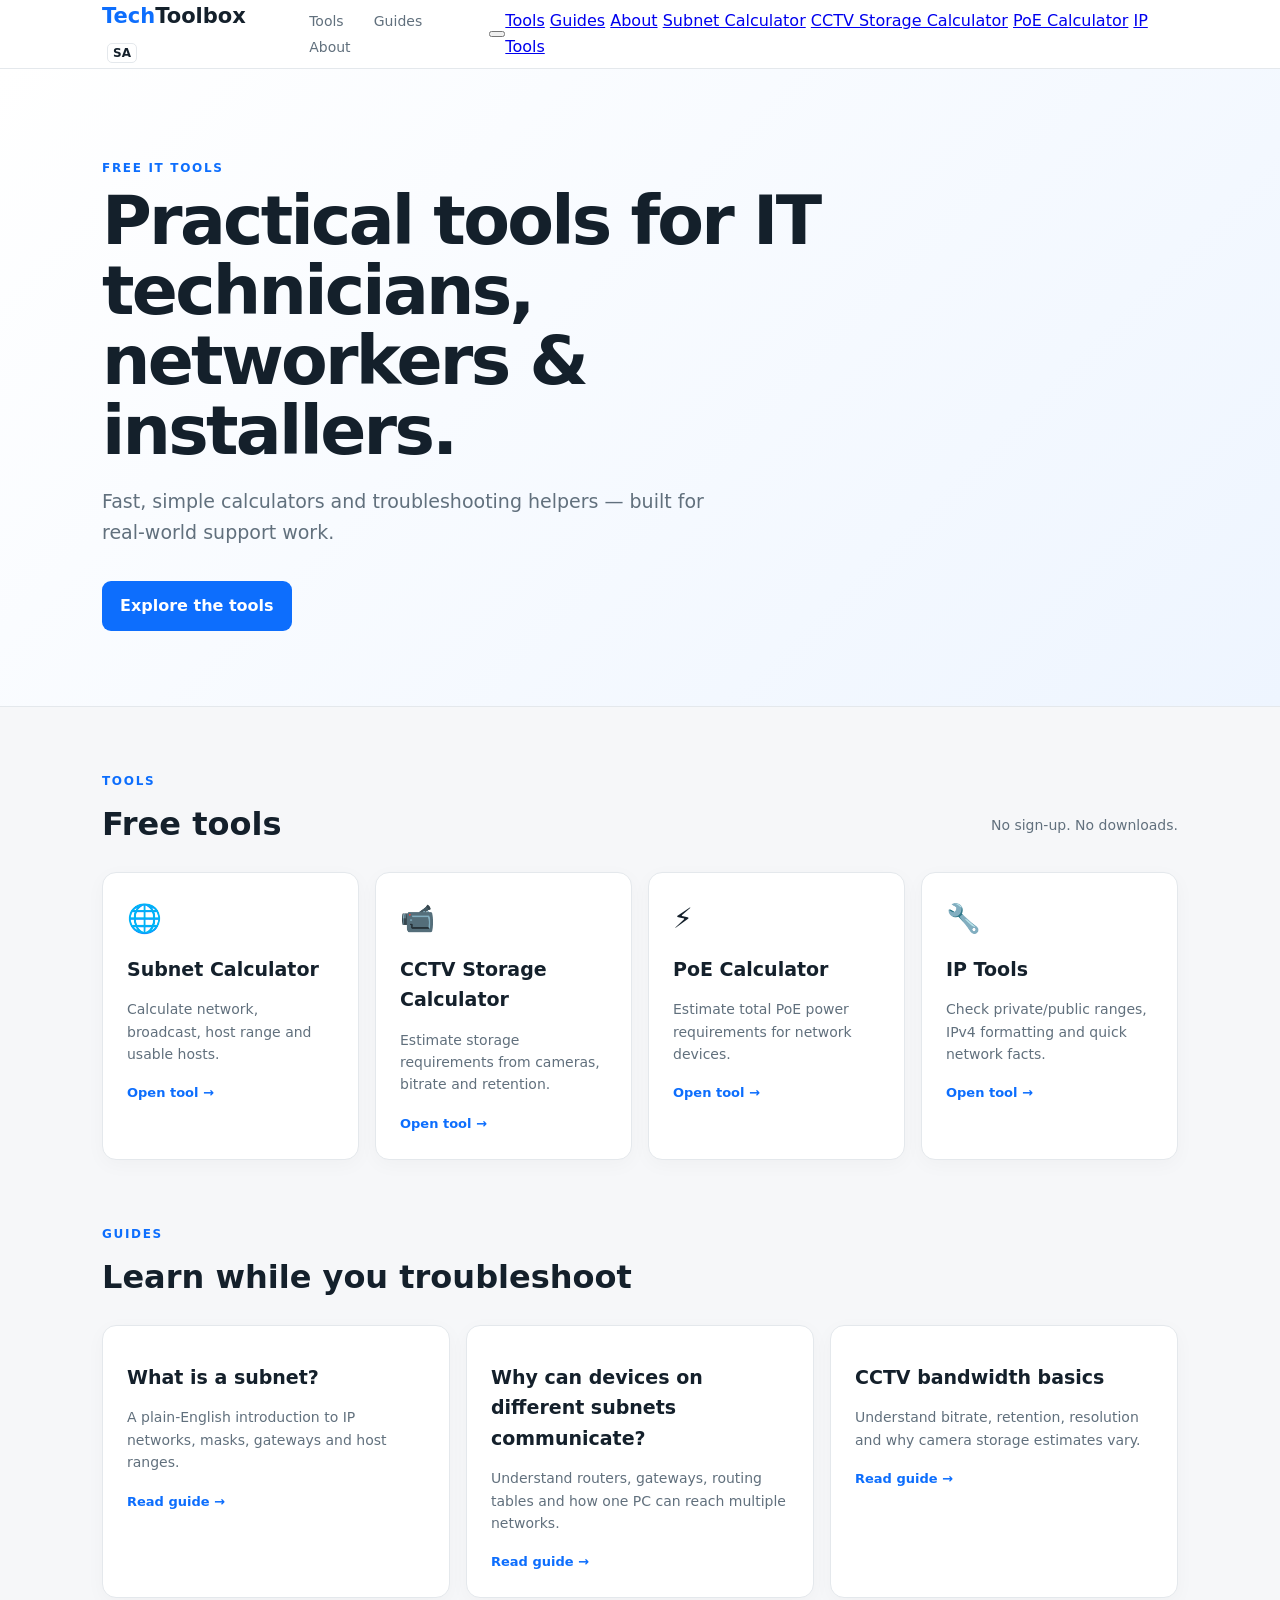
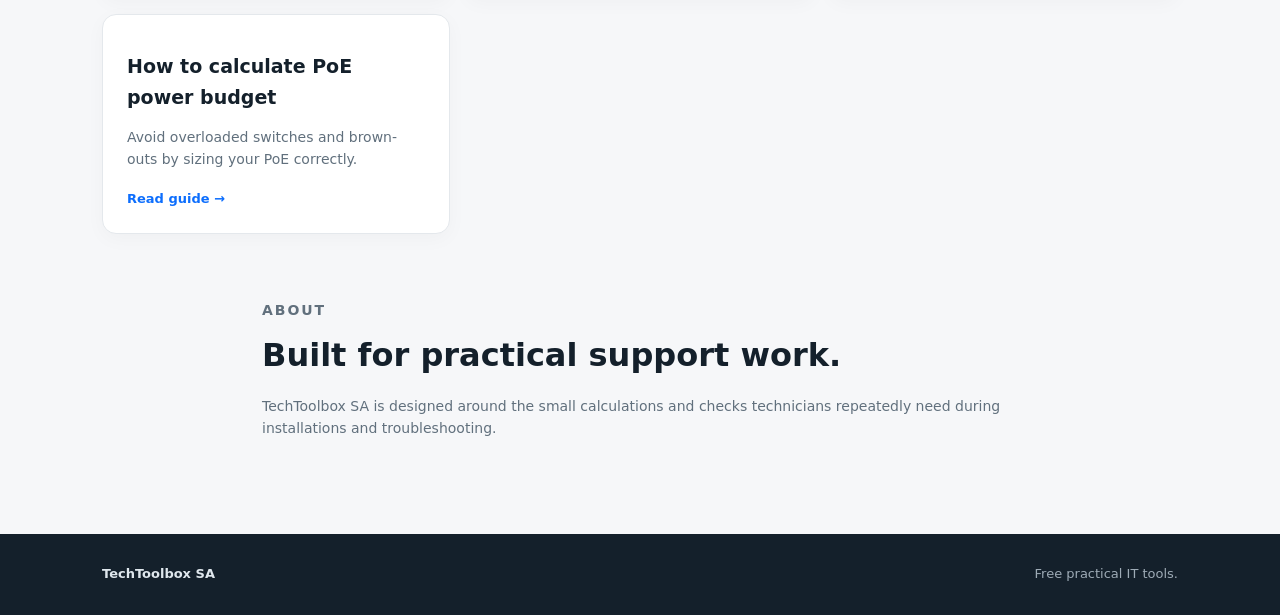
<file: index.html>
<!DOCTYPE html>
<html lang="en-ZA">
<head>
  <meta charset="utf-8">
  <meta name="viewport" content="width=device-width, initial-scale=1">
  <title>TechToolbox SA — Free IT & Network Tools</title>
  <meta name="description" content="Free practical IT, networking, CCTV and technician tools. Calculate subnets, PoE, CCTV storage and more.">
  <meta name="keywords" content="subnet calculator, IP calculator, CCTV storage calculator, PoE calculator, networking tools, IT tools South Africa">

  <!-- Canonical -->
  <link rel="canonical" href="https://dapinkeye.github.io/TechToolbox-SA/" />

  <!-- Open Graph -->
  <meta property="og:type" content="website" />
  <meta property="og:url" content="https://dapinkeye.github.io/TechToolbox-SA/" />
  <meta property="og:title" content="TechToolbox SA – Free Networking & CCTV Tools" />
  <meta property="og:description" content="Free online tools for network technicians and CCTV installers in South Africa. Subnet calculator, CCTV storage calculator, PoE calculator and more." />
  <meta property="og:site_name" content="TechToolbox SA" />
  <meta property="og:locale" content="en_ZA" />

  <!-- Twitter Card -->
  <meta name="twitter:card" content="summary" />
  <meta name="twitter:title" content="TechToolbox SA – Free Networking & CCTV Tools" />
  <meta name="twitter:description" content="Free online tools for network technicians and CCTV installers in South Africa." />

  <link rel="stylesheet" href="style.css">
</head>
<body>
<header>
  <div class="wrap nav">
    <a class="brand" href="index.html"><span>Tech</span>Toolbox <b>SA</b></a>

    <!-- Desktop links -->
    <nav class="nav-links">
      <a href="#tools">Tools</a>
      <a href="#guides">Guides</a>
      <a href="#about">About</a>
    </nav>

    <!-- Mobile hamburger -->
    <button class="menu-toggle" id="menuToggle" aria-label="Open menu">
      <span></span>
      <span></span>
      <span></span>
    </button>

    <!-- Mobile menu -->
    <div class="mobile-menu" id="mobileMenu">
      <a href="#tools">Tools</a>
      <a href="#guides">Guides</a>
      <a href="#about">About</a>
      <a href="subnet-calculator.html">Subnet Calculator</a>
      <a href="cctv-storage-calculator.html">CCTV Storage Calculator</a>
      <a href="poe-calculator.html">PoE Calculator</a>
      <a href="ip-tools.html">IP Tools</a>
    </div>
  </div>
</header>

<main>
<section class="hero">
  <div class="wrap">
    <p class="eyebrow">FREE IT TOOLS</p>
    <h1>Practical tools for IT technicians, networkers &amp; installers.</h1>
    <p class="lead">Fast, simple calculators and troubleshooting helpers — built for real-world support work.</p>
    <a class="button" href="#tools">Explore the tools</a>
  </div>
</section>

<section id="tools" class="wrap section">
  <div class="section-head">
    <div><p class="eyebrow">TOOLS</p><h2>Free tools</h2></div>
    <p>No sign-up. No downloads.</p>
  </div>
  <div class="grid">
    <a class="card" href="subnet-calculator.html"><span class="icon">🌐</span><h3>Subnet Calculator</h3><p>Calculate network, broadcast, host range and usable hosts.</p><span class="go">Open tool →</span></a>
    <a class="card" href="cctv-storage-calculator.html"><span class="icon">📹</span><h3>CCTV Storage Calculator</h3><p>Estimate storage requirements from cameras, bitrate and retention.</p><span class="go">Open tool →</span></a>
    <a class="card" href="poe-calculator.html"><span class="icon">⚡</span><h3>PoE Calculator</h3><p>Estimate total PoE power requirements for network devices.</p><span class="go">Open tool →</span></a>
    <a class="card" href="ip-tools.html"><span class="icon">🔧</span><h3>IP Tools</h3><p>Check private/public ranges, IPv4 formatting and quick network facts.</p><span class="go">Open tool →</span></a>
  </div>
</section>

<section id="guides" class="wrap section">
  <div class="section-head">
    <div><p class="eyebrow">GUIDES</p><h2>Learn while you troubleshoot</h2></div>
  </div>
  <div class="guide-grid">
    <a class="guide" href="guide-what-is-a-subnet.html">
      <h3>What is a subnet?</h3>
      <p>A plain-English introduction to IP networks, masks, gateways and host ranges.</p>
      <span class="go">Read guide →</span>
    </a>
    <a class="guide" href="guide-different-subnets.html">
      <h3>Why can devices on different subnets communicate?</h3>
      <p>Understand routers, gateways, routing tables and how one PC can reach multiple networks.</p>
      <span class="go">Read guide →</span>
    </a>
    <a class="guide" href="guide-cctv-bandwidth.html">
      <h3>CCTV bandwidth basics</h3>
      <p>Understand bitrate, retention, resolution and why camera storage estimates vary.</p>
      <span class="go">Read guide →</span>
    </a>
    <a class="guide" href="guide-poe-power-budget.html">
      <h3>How to calculate PoE power budget</h3>
      <p>Avoid overloaded switches and brown-outs by sizing your PoE correctly.</p>
      <span class="go">Read guide →</span>
    </a>
  </div>
</section>

<section id="about" class="wrap section about">
  <p class="eyebrow">ABOUT</p>
  <h2>Built for practical support work.</h2>
  <p>TechToolbox SA is designed around the small calculations and checks technicians repeatedly need during installations and troubleshooting.</p>
</section>
</main>

<footer>
  <div class="wrap">
    <strong>TechToolbox SA</strong>
    <span>Free practical IT tools.</span>
  </div>
</footer>

<script>
  const toggle = document.getElementById('menuToggle');
  const menu = document.getElementById('mobileMenu');

  toggle.addEventListener('click', () => {
    toggle.classList.toggle('active');
    menu.classList.toggle('open');
  });

  // Close menu when a link is clicked
  menu.querySelectorAll('a').forEach(link => {
    link.addEventListener('click', () => {
      toggle.classList.remove('active');
      menu.classList.remove('open');
    });
  });
</script>
</body>
</html>
</file>
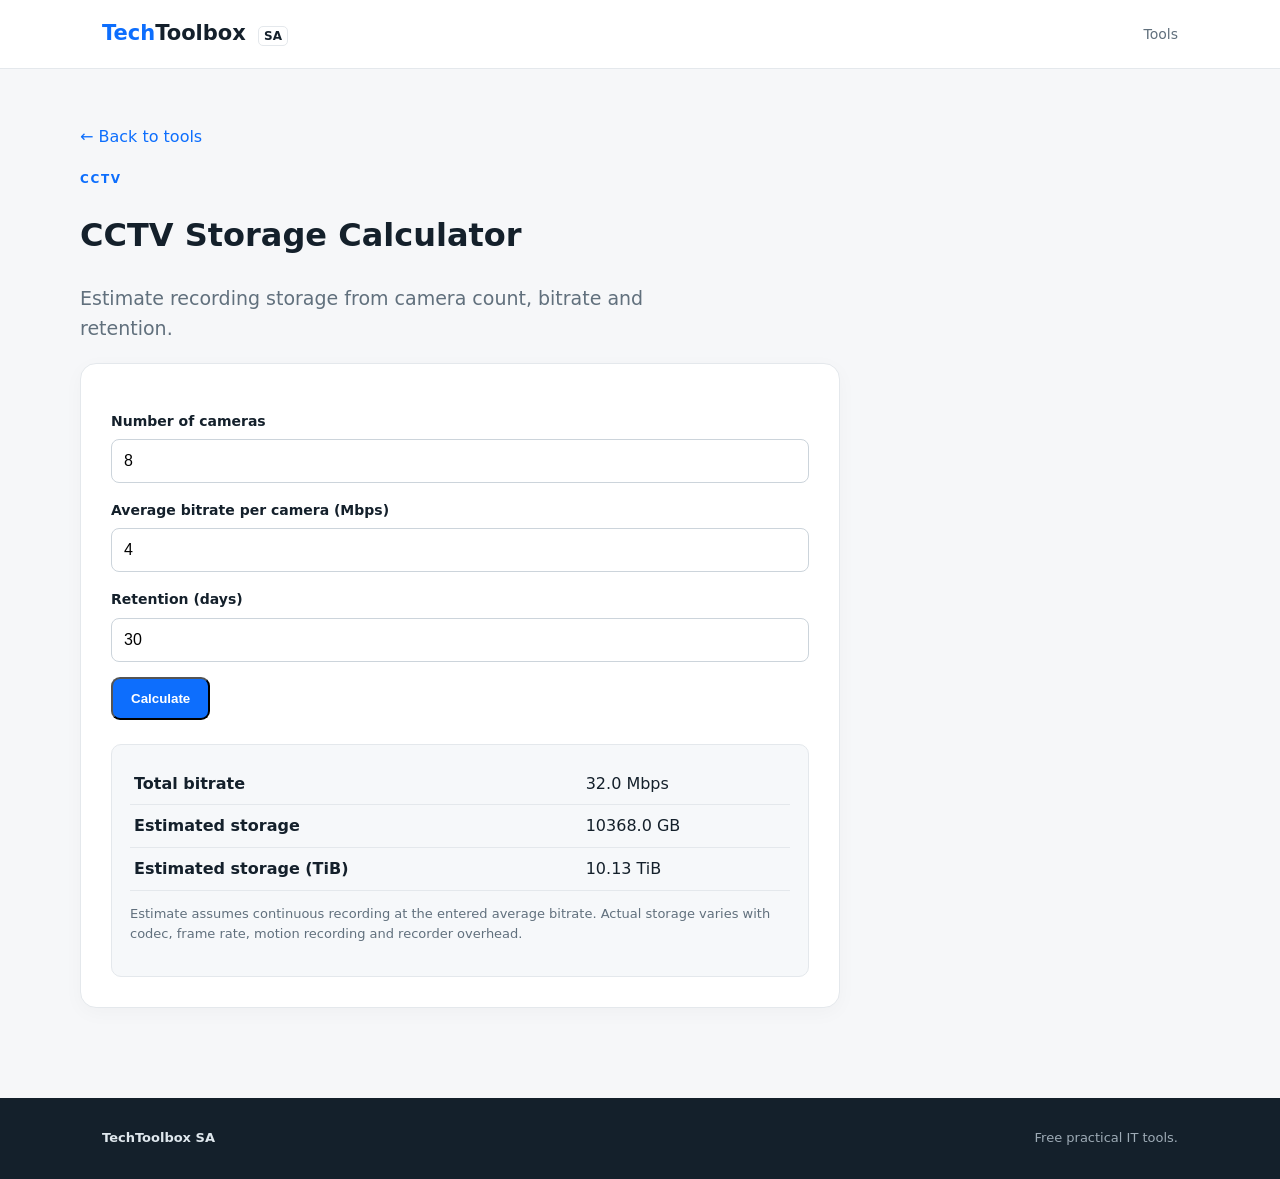
<file: cctv-storage-calculator.html>
<!DOCTYPE html>
<html lang="en-ZA">
<head>
  <meta charset="utf-8">
  <meta name="viewport" content="width=device-width, initial-scale=1">
  <title>CCTV Storage Calculator — TechToolbox SA</title>
  <meta name="description" content="Estimate CCTV recording storage from camera count, bitrate and retention days.">

  <!-- Canonical -->
  <link rel="canonical" href="https://dapinkeye.github.io/TechToolbox-SA/cctv-storage-calculator.html" />

  <!-- Open Graph -->
  <meta property="og:type" content="website" />
  <meta property="og:url" content="https://dapinkeye.github.io/TechToolbox-SA/cctv-storage-calculator.html" />
  <meta property="og:title" content="CCTV Storage Calculator – TechToolbox SA" />
  <meta property="og:description" content="Calculate how much hard drive space you need for your CCTV system. Supports multiple cameras, resolutions and retention periods." />
  <meta property="og:site_name" content="TechToolbox SA" />
  <meta property="og:locale" content="en_ZA" />

  <!-- Twitter Card -->
  <meta name="twitter:card" content="summary" />
  <meta name="twitter:title" content="CCTV Storage Calculator – TechToolbox SA" />
  <meta name="twitter:description" content="Free CCTV hard drive storage calculator for installers." />

  <link rel="stylesheet" href="style.css">
</head>
<body>
<header>
  <div class="wrap nav">
    <a class="brand" href="index.html"><span>Tech</span>Toolbox <b>SA</b></a>
    <nav><a href="index.html#tools">Tools</a></nav>
  </div>
</header>
<main class="wrap tool-page">
  <a class="back" href="index.html">← Back to tools</a>
  <p class="eyebrow">CCTV</p>
  <h1>CCTV Storage Calculator</h1>
  <p class="lead">Estimate recording storage from camera count, bitrate and retention.</p>
  <div class="tool-shell">
    <label>Number of cameras</label>
    <input id="cams" type="number" min="1" value="8">
    <label>Average bitrate per camera (Mbps)</label>
    <input id="mbps" type="number" min=".1" step=".1" value="4">
    <label>Retention (days)</label>
    <input id="days" type="number" min="1" value="30">
    <button class="button" id="calc">Calculate</button>
    <div id="result" class="result" style="display: none;"></div>
  </div>
</main>
<footer>
  <div class="wrap"><strong>TechToolbox SA</strong><span>Free practical IT tools.</span></div>
</footer>
<script>
function calc(){
  let c=+cams.value,b=+mbps.value,d=+days.value;
  let gb=c*b*86400*d/8/1000;
  let tib=gb/1024;
  result.style.display='block';
  result.innerHTML='<table><tr><td>Total bitrate</td><td>'+(c*b).toFixed(1)+' Mbps</td></tr><tr><td>Estimated storage</td><td>'+gb.toFixed(1)+' GB</td></tr><tr><td>Estimated storage (TiB)</td><td>'+tib.toFixed(2)+' TiB</td></tr></table><p style="font-size:13px;color:#61707d">Estimate assumes continuous recording at the entered average bitrate. Actual storage varies with codec, frame rate, motion recording and recorder overhead.</p>';
}
document.getElementById('calc').onclick=calc;
calc();
</script>
</body>
</html>
</file>
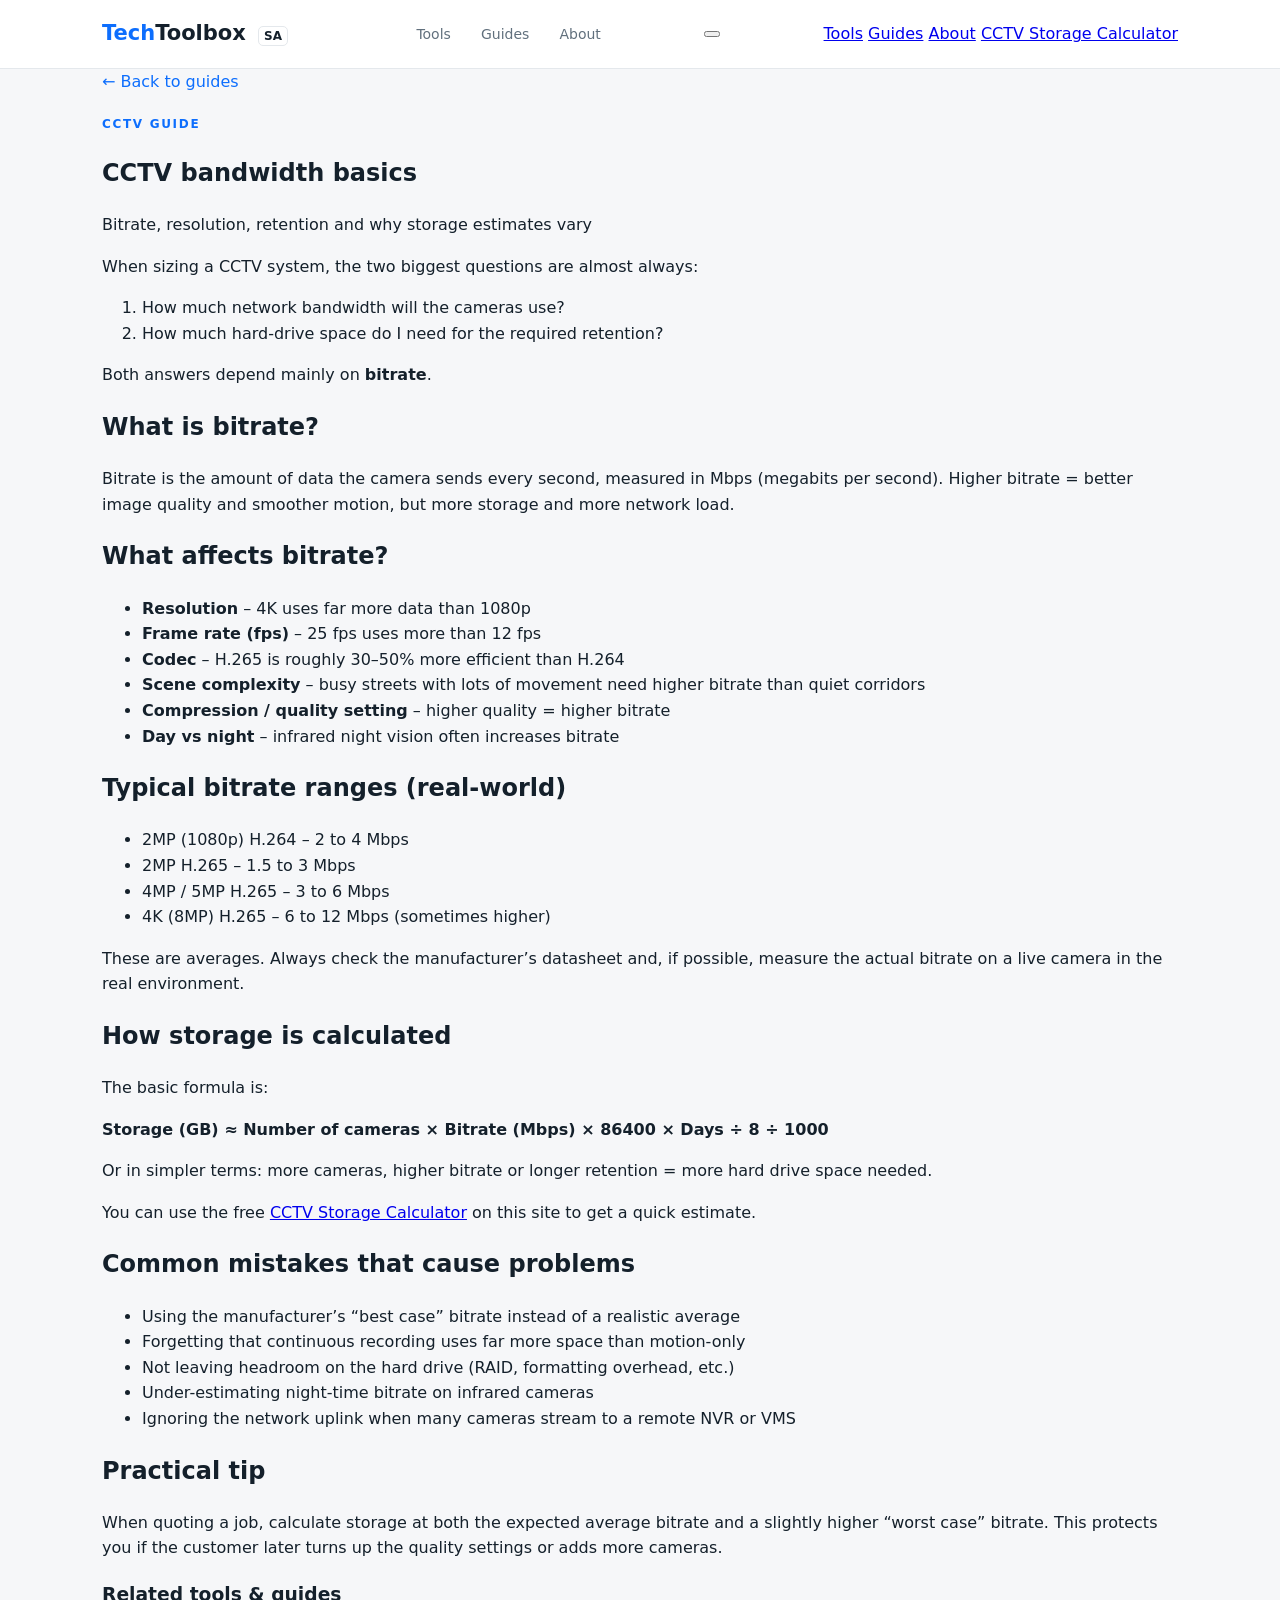
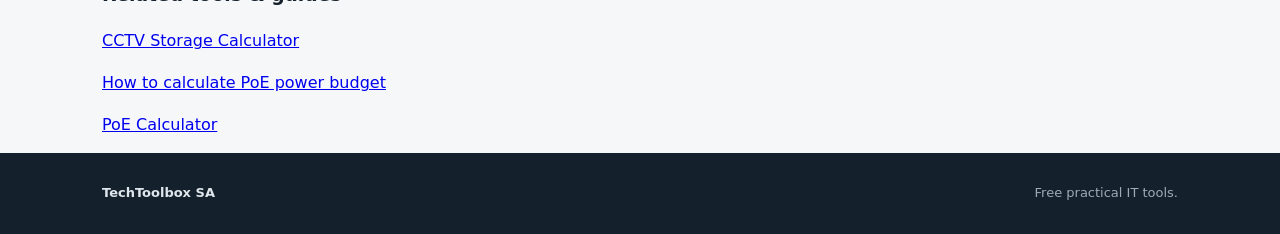
<file: guide-cctv-bandwidth.html>
<!DOCTYPE html>
<html lang="en-ZA">
<head>
  <meta charset="utf-8">
  <meta name="viewport" content="width=device-width, initial-scale=1">
  <title>CCTV Bandwidth Basics — Bitrate, Retention & Storage — TechToolbox SA</title>
  <meta name="description" content="Understand CCTV bitrate, resolution, retention and how they affect hard drive storage requirements.">

  <link rel="canonical" href="https://dapinkeye.github.io/TechToolbox-SA/guide-cctv-bandwidth.html" />

  <meta property="og:type" content="article" />
  <meta property="og:url" content="https://dapinkeye.github.io/TechToolbox-SA/guide-cctv-bandwidth.html" />
  <meta property="og:title" content="CCTV Bandwidth Basics — Bitrate, Retention & Storage" />
  <meta property="og:description" content="Understand CCTV bitrate, resolution, retention and how they affect hard drive storage requirements." />
  <meta property="og:site_name" content="TechToolbox SA" />
  <meta property="og:locale" content="en_ZA" />

  <link rel="stylesheet" href="style.css">
</head>
<body>
<header>
  <div class="wrap nav">
    <a class="brand" href="index.html"><span>Tech</span>Toolbox <b>SA</b></a>
    <nav class="nav-links">
      <a href="index.html#tools">Tools</a>
      <a href="index.html#guides">Guides</a>
      <a href="index.html#about">About</a>
    </nav>
    <button class="menu-toggle" id="menuToggle" aria-label="Open menu">
      <span></span><span></span><span></span>
    </button>
    <div class="mobile-menu" id="mobileMenu">
      <a href="index.html#tools">Tools</a>
      <a href="index.html#guides">Guides</a>
      <a href="index.html#about">About</a>
      <a href="cctv-storage-calculator.html">CCTV Storage Calculator</a>
    </div>
  </div>
</header>

<main class="wrap article-page">
  <a class="back" href="index.html#guides">← Back to guides</a>

  <article class="article">
    <p class="eyebrow">CCTV GUIDE</p>
    <h1>CCTV bandwidth basics</h1>
    <p class="meta">Bitrate, resolution, retention and why storage estimates vary</p>

    <p>When sizing a CCTV system, the two biggest questions are almost always:</p>
    <ol>
      <li>How much network bandwidth will the cameras use?</li>
      <li>How much hard-drive space do I need for the required retention?</li>
    </ol>

    <p>Both answers depend mainly on <strong>bitrate</strong>.</p>

    <h2>What is bitrate?</h2>
    <p>Bitrate is the amount of data the camera sends every second, measured in Mbps (megabits per second). Higher bitrate = better image quality and smoother motion, but more storage and more network load.</p>

    <h2>What affects bitrate?</h2>
    <ul>
      <li><strong>Resolution</strong> – 4K uses far more data than 1080p</li>
      <li><strong>Frame rate (fps)</strong> – 25 fps uses more than 12 fps</li>
      <li><strong>Codec</strong> – H.265 is roughly 30–50% more efficient than H.264</li>
      <li><strong>Scene complexity</strong> – busy streets with lots of movement need higher bitrate than quiet corridors</li>
      <li><strong>Compression / quality setting</strong> – higher quality = higher bitrate</li>
      <li><strong>Day vs night</strong> – infrared night vision often increases bitrate</li>
    </ul>

    <h2>Typical bitrate ranges (real-world)</h2>
    <ul>
      <li>2MP (1080p) H.264 – 2 to 4 Mbps</li>
      <li>2MP H.265 – 1.5 to 3 Mbps</li>
      <li>4MP / 5MP H.265 – 3 to 6 Mbps</li>
      <li>4K (8MP) H.265 – 6 to 12 Mbps (sometimes higher)</li>
    </ul>

    <div class="callout">
      These are averages. Always check the manufacturer’s datasheet and, if possible, measure the actual bitrate on a live camera in the real environment.
    </div>

    <h2>How storage is calculated</h2>
    <p>The basic formula is:</p>
    <p><strong>Storage (GB) ≈ Number of cameras × Bitrate (Mbps) × 86400 × Days ÷ 8 ÷ 1000</strong></p>

    <p>Or in simpler terms: more cameras, higher bitrate or longer retention = more hard drive space needed.</p>

    <p>You can use the free <a href="cctv-storage-calculator.html">CCTV Storage Calculator</a> on this site to get a quick estimate.</p>

    <h2>Common mistakes that cause problems</h2>
    <ul>
      <li>Using the manufacturer’s “best case” bitrate instead of a realistic average</li>
      <li>Forgetting that continuous recording uses far more space than motion-only</li>
      <li>Not leaving headroom on the hard drive (RAID, formatting overhead, etc.)</li>
      <li>Under-estimating night-time bitrate on infrared cameras</li>
      <li>Ignoring the network uplink when many cameras stream to a remote NVR or VMS</li>
    </ul>

    <h2>Practical tip</h2>
    <p>When quoting a job, calculate storage at both the expected average bitrate and a slightly higher “worst case” bitrate. This protects you if the customer later turns up the quality settings or adds more cameras.</p>

    <div class="related">
      <h3>Related tools &amp; guides</h3>
      <p><a href="cctv-storage-calculator.html">CCTV Storage Calculator</a></p>
      <p><a href="guide-poe-power-budget.html">How to calculate PoE power budget</a></p>
      <p><a href="poe-calculator.html">PoE Calculator</a></p>
    </div>
  </article>
</main>

<footer>
  <div class="wrap">
    <strong>TechToolbox SA</strong>
    <span>Free practical IT tools.</span>
  </div>
</footer>

<script>
  const toggle = document.getElementById('menuToggle');
  const menu = document.getElementById('mobileMenu');
  if (toggle && menu) {
    toggle.addEventListener('click', () => {
      toggle.classList.toggle('active');
      menu.classList.toggle('open');
    });
    menu.querySelectorAll('a').forEach(link => {
      link.addEventListener('click', () => {
        toggle.classList.remove('active');
        menu.classList.remove('open');
      });
    });
  }
</script>
</body>
</html>
</file>
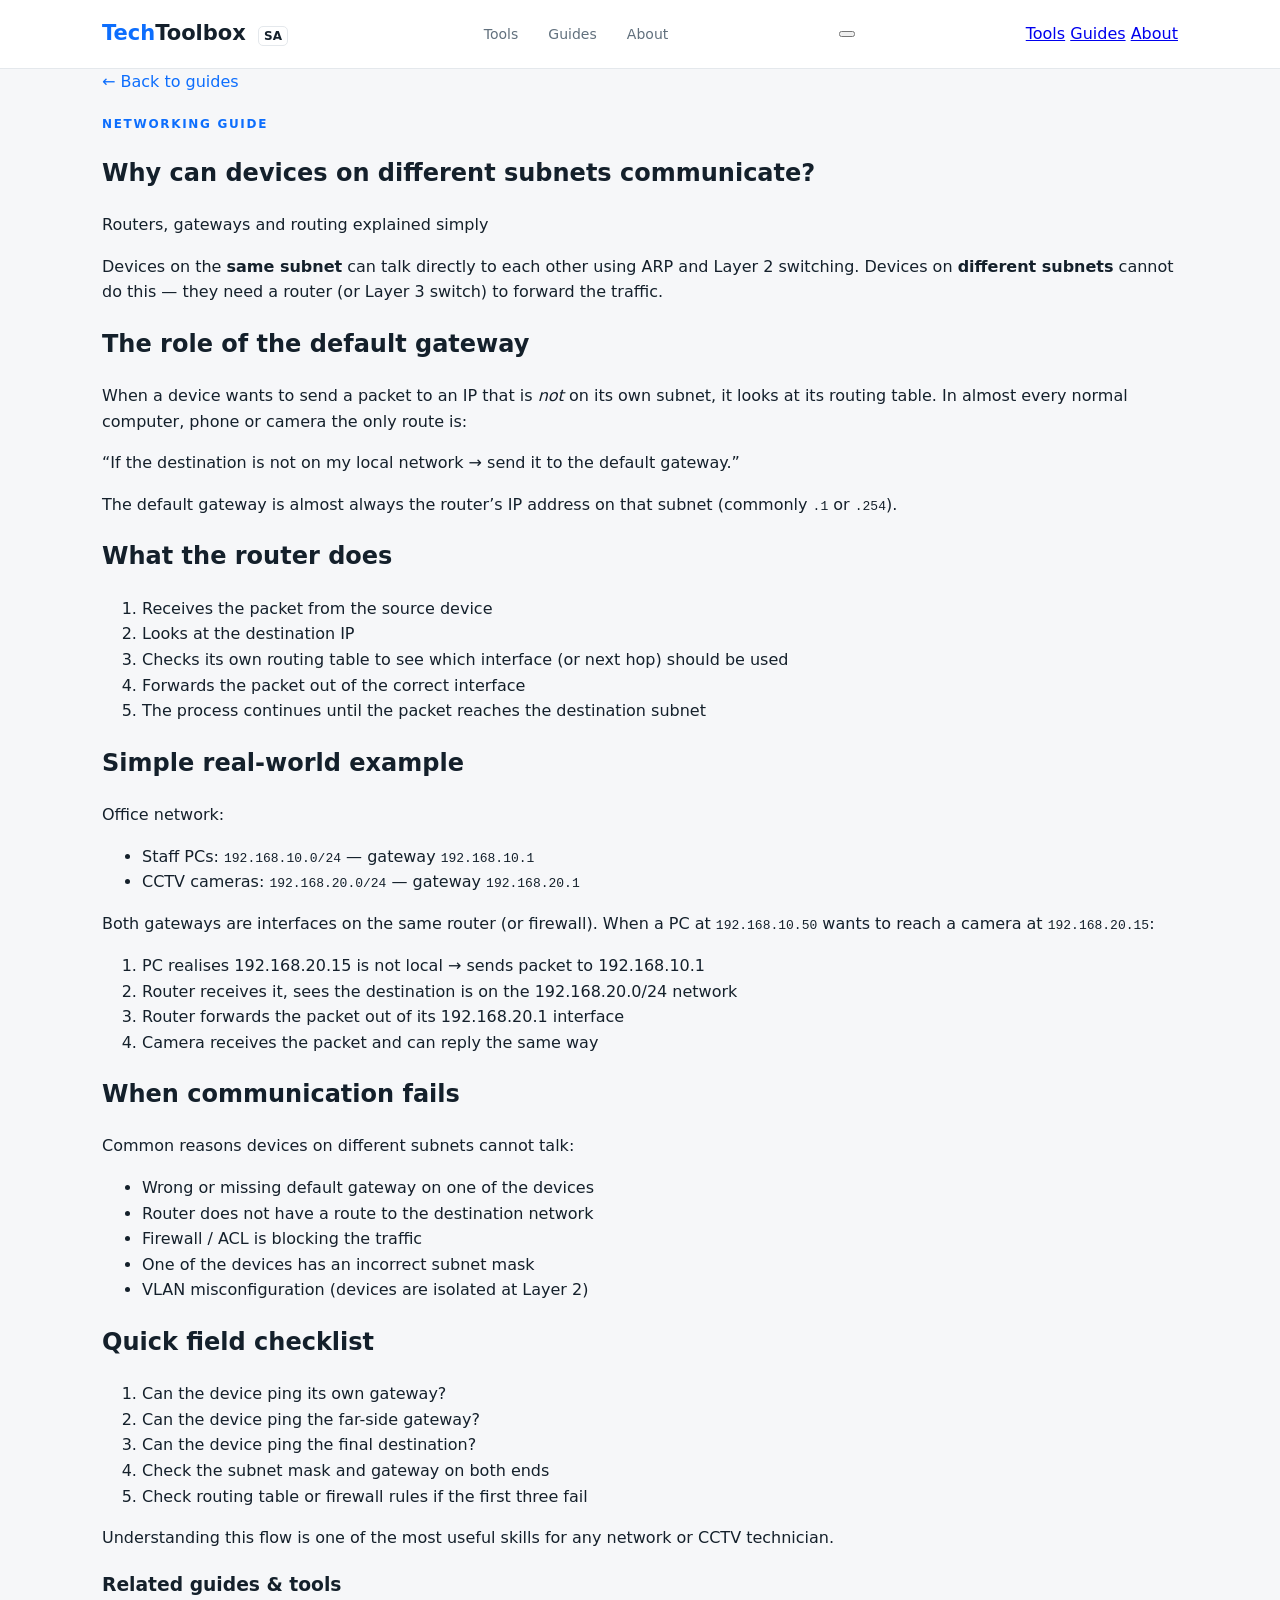
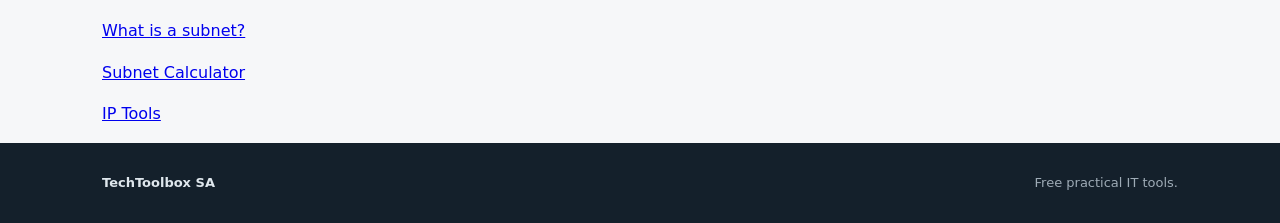
<file: guide-different-subnets.html>
<!DOCTYPE html>
<html lang="en-ZA">
<head>
  <meta charset="utf-8">
  <meta name="viewport" content="width=device-width, initial-scale=1">
  <title>Why Devices on Different Subnets Can Communicate — TechToolbox SA</title>
  <meta name="description" content="Understand how routers, gateways and routing tables allow devices on different subnets to talk to each other.">

  <link rel="canonical" href="https://dapinkeye.github.io/TechToolbox-SA/guide-different-subnets.html" />

  <meta property="og:type" content="article" />
  <meta property="og:url" content="https://dapinkeye.github.io/TechToolbox-SA/guide-different-subnets.html" />
  <meta property="og:title" content="Why Devices on Different Subnets Can Communicate" />
  <meta property="og:description" content="Understand how routers, gateways and routing tables allow devices on different subnets to talk to each other." />
  <meta property="og:site_name" content="TechToolbox SA" />
  <meta property="og:locale" content="en_ZA" />

  <link rel="stylesheet" href="style.css">
</head>
<body>
<header>
  <div class="wrap nav">
    <a class="brand" href="index.html"><span>Tech</span>Toolbox <b>SA</b></a>
    <nav class="nav-links">
      <a href="index.html#tools">Tools</a>
      <a href="index.html#guides">Guides</a>
      <a href="index.html#about">About</a>
    </nav>
    <button class="menu-toggle" id="menuToggle" aria-label="Open menu">
      <span></span><span></span><span></span>
    </button>
    <div class="mobile-menu" id="mobileMenu">
      <a href="index.html#tools">Tools</a>
      <a href="index.html#guides">Guides</a>
      <a href="index.html#about">About</a>
    </div>
  </div>
</header>

<main class="wrap article-page">
  <a class="back" href="index.html#guides">← Back to guides</a>

  <article class="article">
    <p class="eyebrow">NETWORKING GUIDE</p>
    <h1>Why can devices on different subnets communicate?</h1>
    <p class="meta">Routers, gateways and routing explained simply</p>

    <p>Devices on the <strong>same subnet</strong> can talk directly to each other using ARP and Layer 2 switching. Devices on <strong>different subnets</strong> cannot do this — they need a router (or Layer 3 switch) to forward the traffic.</p>

    <h2>The role of the default gateway</h2>
    <p>When a device wants to send a packet to an IP that is <em>not</em> on its own subnet, it looks at its routing table. In almost every normal computer, phone or camera the only route is:</p>

    <div class="callout">
      “If the destination is not on my local network → send it to the default gateway.”
    </div>

    <p>The default gateway is almost always the router’s IP address on that subnet (commonly <code>.1</code> or <code>.254</code>).</p>

    <h2>What the router does</h2>
    <ol>
      <li>Receives the packet from the source device</li>
      <li>Looks at the destination IP</li>
      <li>Checks its own routing table to see which interface (or next hop) should be used</li>
      <li>Forwards the packet out of the correct interface</li>
      <li>The process continues until the packet reaches the destination subnet</li>
    </ol>

    <h2>Simple real-world example</h2>
    <p>Office network:</p>
    <ul>
      <li>Staff PCs: <code>192.168.10.0/24</code> — gateway <code>192.168.10.1</code></li>
      <li>CCTV cameras: <code>192.168.20.0/24</code> — gateway <code>192.168.20.1</code></li>
    </ul>

    <p>Both gateways are interfaces on the same router (or firewall). When a PC at <code>192.168.10.50</code> wants to reach a camera at <code>192.168.20.15</code>:</p>
    <ol>
      <li>PC realises 192.168.20.15 is not local → sends packet to 192.168.10.1</li>
      <li>Router receives it, sees the destination is on the 192.168.20.0/24 network</li>
      <li>Router forwards the packet out of its 192.168.20.1 interface</li>
      <li>Camera receives the packet and can reply the same way</li>
    </ol>

    <h2>When communication fails</h2>
    <p>Common reasons devices on different subnets cannot talk:</p>
    <ul>
      <li>Wrong or missing default gateway on one of the devices</li>
      <li>Router does not have a route to the destination network</li>
      <li>Firewall / ACL is blocking the traffic</li>
      <li>One of the devices has an incorrect subnet mask</li>
      <li>VLAN misconfiguration (devices are isolated at Layer 2)</li>
    </ul>

    <h2>Quick field checklist</h2>
    <ol>
      <li>Can the device ping its own gateway?</li>
      <li>Can the device ping the far-side gateway?</li>
      <li>Can the device ping the final destination?</li>
      <li>Check the subnet mask and gateway on both ends</li>
      <li>Check routing table or firewall rules if the first three fail</li>
    </ol>

    <p>Understanding this flow is one of the most useful skills for any network or CCTV technician.</p>

    <div class="related">
      <h3>Related guides &amp; tools</h3>
      <p><a href="guide-what-is-a-subnet.html">What is a subnet?</a></p>
      <p><a href="subnet-calculator.html">Subnet Calculator</a></p>
      <p><a href="ip-tools.html">IP Tools</a></p>
    </div>
  </article>
</main>

<footer>
  <div class="wrap">
    <strong>TechToolbox SA</strong>
    <span>Free practical IT tools.</span>
  </div>
</footer>

<script>
  const toggle = document.getElementById('menuToggle');
  const menu = document.getElementById('mobileMenu');
  if (toggle && menu) {
    toggle.addEventListener('click', () => {
      toggle.classList.toggle('active');
      menu.classList.toggle('open');
    });
    menu.querySelectorAll('a').forEach(link => {
      link.addEventListener('click', () => {
        toggle.classList.remove('active');
        menu.classList.remove('open');
      });
    });
  }
</script>
</body>
</html>
</file>
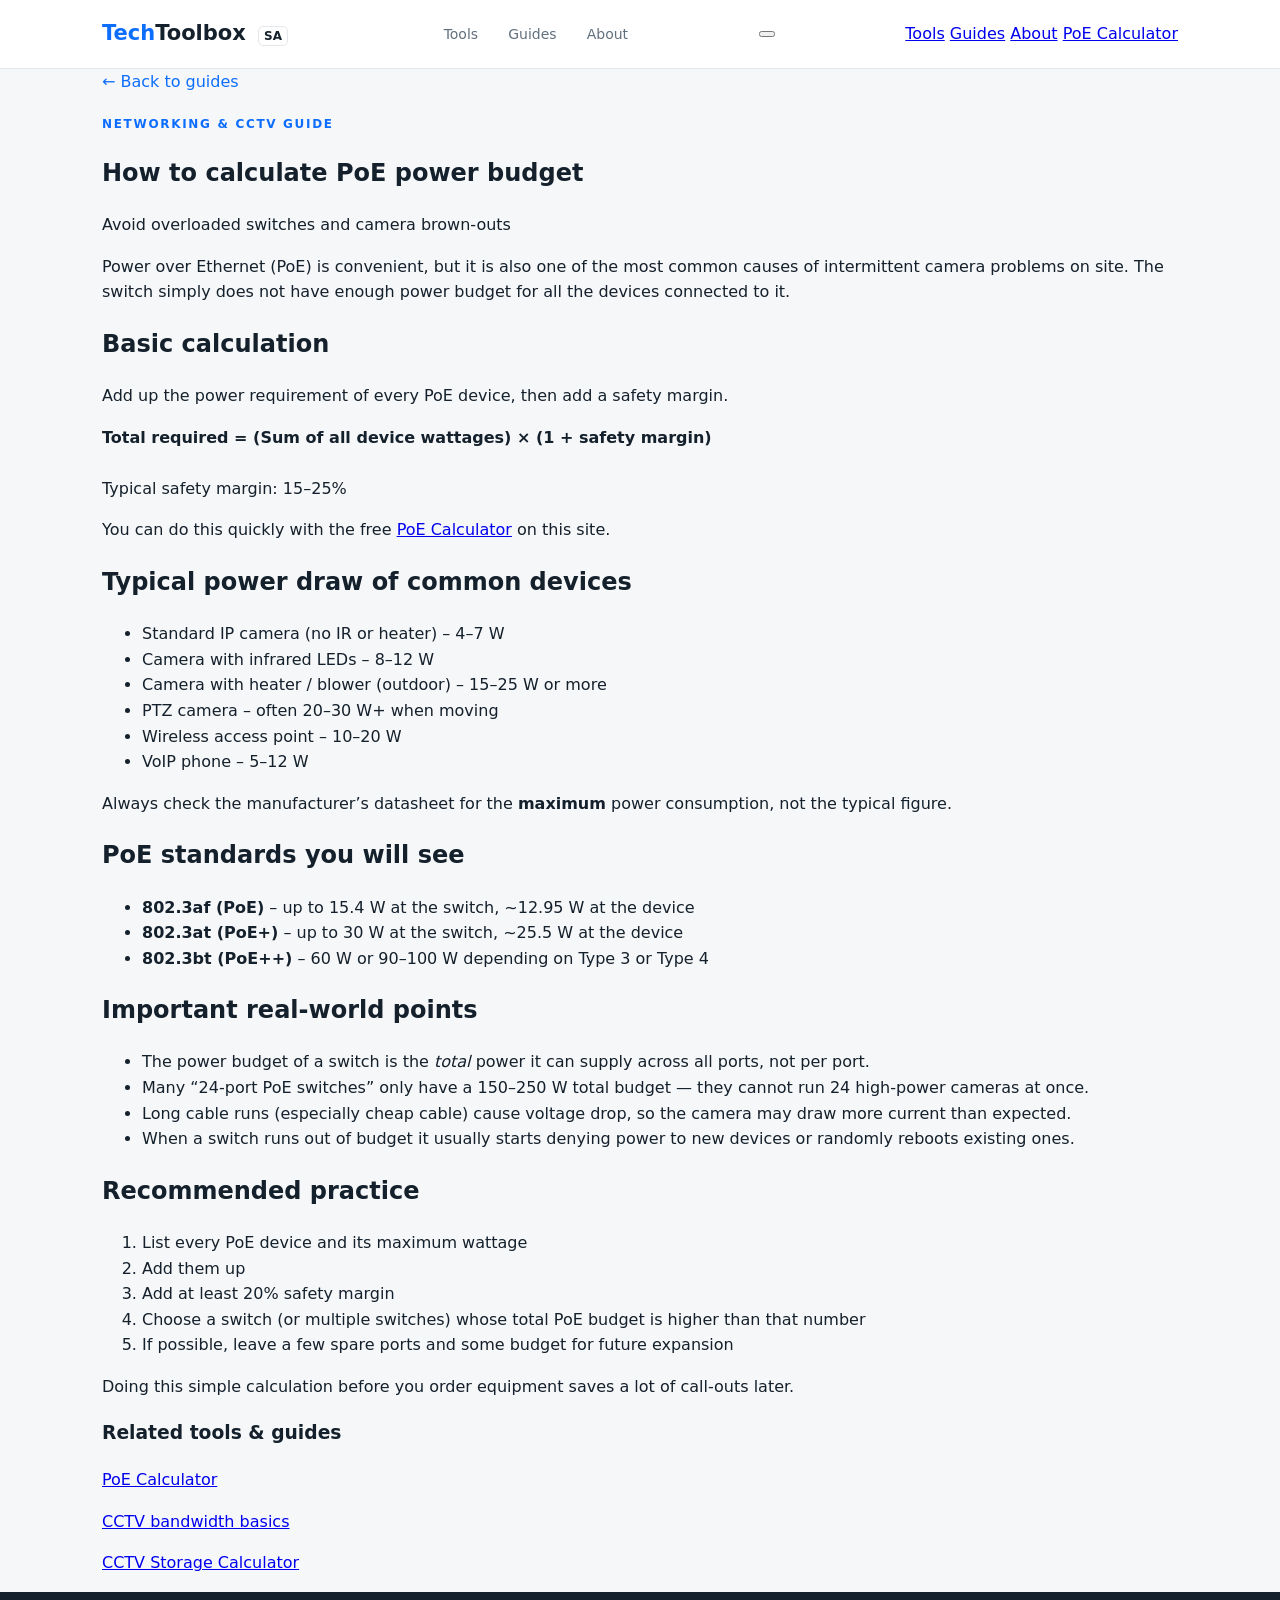
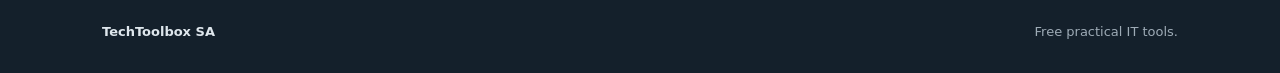
<file: guide-poe-power-budget.html>
<!DOCTYPE html>
<html lang="en-ZA">
<head>
  <meta charset="utf-8">
  <meta name="viewport" content="width=device-width, initial-scale=1">
  <title>How to Calculate PoE Power Budget — TechToolbox SA</title>
  <meta name="description" content="Learn how to correctly calculate PoE power budget so your switches and cameras stay reliable.">

  <link rel="canonical" href="https://dapinkeye.github.io/TechToolbox-SA/guide-poe-power-budget.html" />

  <meta property="og:type" content="article" />
  <meta property="og:url" content="https://dapinkeye.github.io/TechToolbox-SA/guide-poe-power-budget.html" />
  <meta property="og:title" content="How to Calculate PoE Power Budget" />
  <meta property="og:description" content="Learn how to correctly calculate PoE power budget so your switches and cameras stay reliable." />
  <meta property="og:site_name" content="TechToolbox SA" />
  <meta property="og:locale" content="en_ZA" />

  <link rel="stylesheet" href="style.css">
</head>
<body>
<header>
  <div class="wrap nav">
    <a class="brand" href="index.html"><span>Tech</span>Toolbox <b>SA</b></a>
    <nav class="nav-links">
      <a href="index.html#tools">Tools</a>
      <a href="index.html#guides">Guides</a>
      <a href="index.html#about">About</a>
    </nav>
    <button class="menu-toggle" id="menuToggle" aria-label="Open menu">
      <span></span><span></span><span></span>
    </button>
    <div class="mobile-menu" id="mobileMenu">
      <a href="index.html#tools">Tools</a>
      <a href="index.html#guides">Guides</a>
      <a href="index.html#about">About</a>
      <a href="poe-calculator.html">PoE Calculator</a>
    </div>
  </div>
</header>

<main class="wrap article-page">
  <a class="back" href="index.html#guides">← Back to guides</a>

  <article class="article">
    <p class="eyebrow">NETWORKING &amp; CCTV GUIDE</p>
    <h1>How to calculate PoE power budget</h1>
    <p class="meta">Avoid overloaded switches and camera brown-outs</p>

    <p>Power over Ethernet (PoE) is convenient, but it is also one of the most common causes of intermittent camera problems on site. The switch simply does not have enough power budget for all the devices connected to it.</p>

    <h2>Basic calculation</h2>
    <p>Add up the power requirement of every PoE device, then add a safety margin.</p>

    <div class="callout">
      <strong>Total required = (Sum of all device wattages) × (1 + safety margin)</strong><br><br>
      Typical safety margin: 15–25%
    </div>

    <p>You can do this quickly with the free <a href="poe-calculator.html">PoE Calculator</a> on this site.</p>

    <h2>Typical power draw of common devices</h2>
    <ul>
      <li>Standard IP camera (no IR or heater) – 4–7 W</li>
      <li>Camera with infrared LEDs – 8–12 W</li>
      <li>Camera with heater / blower (outdoor) – 15–25 W or more</li>
      <li>PTZ camera – often 20–30 W+ when moving</li>
      <li>Wireless access point – 10–20 W</li>
      <li>VoIP phone – 5–12 W</li>
    </ul>

    <p>Always check the manufacturer’s datasheet for the <strong>maximum</strong> power consumption, not the typical figure.</p>

    <h2>PoE standards you will see</h2>
    <ul>
      <li><strong>802.3af (PoE)</strong> – up to 15.4 W at the switch, ~12.95 W at the device</li>
      <li><strong>802.3at (PoE+)</strong> – up to 30 W at the switch, ~25.5 W at the device</li>
      <li><strong>802.3bt (PoE++)</strong> – 60 W or 90–100 W depending on Type 3 or Type 4</li>
    </ul>

    <h2>Important real-world points</h2>
    <ul>
      <li>The power budget of a switch is the <em>total</em> power it can supply across all ports, not per port.</li>
      <li>Many “24-port PoE switches” only have a 150–250 W total budget — they cannot run 24 high-power cameras at once.</li>
      <li>Long cable runs (especially cheap cable) cause voltage drop, so the camera may draw more current than expected.</li>
      <li>When a switch runs out of budget it usually starts denying power to new devices or randomly reboots existing ones.</li>
    </ul>

    <h2>Recommended practice</h2>
    <ol>
      <li>List every PoE device and its maximum wattage</li>
      <li>Add them up</li>
      <li>Add at least 20% safety margin</li>
      <li>Choose a switch (or multiple switches) whose total PoE budget is higher than that number</li>
      <li>If possible, leave a few spare ports and some budget for future expansion</li>
    </ol>

    <p>Doing this simple calculation before you order equipment saves a lot of call-outs later.</p>

    <div class="related">
      <h3>Related tools &amp; guides</h3>
      <p><a href="poe-calculator.html">PoE Calculator</a></p>
      <p><a href="guide-cctv-bandwidth.html">CCTV bandwidth basics</a></p>
      <p><a href="cctv-storage-calculator.html">CCTV Storage Calculator</a></p>
    </div>
  </article>
</main>

<footer>
  <div class="wrap">
    <strong>TechToolbox SA</strong>
    <span>Free practical IT tools.</span>
  </div>
</footer>

<script>
  const toggle = document.getElementById('menuToggle');
  const menu = document.getElementById('mobileMenu');
  if (toggle && menu) {
    toggle.addEventListener('click', () => {
      toggle.classList.toggle('active');
      menu.classList.toggle('open');
    });
    menu.querySelectorAll('a').forEach(link => {
      link.addEventListener('click', () => {
        toggle.classList.remove('active');
        menu.classList.remove('open');
      });
    });
  }
</script>
</body>
</html>
</file>
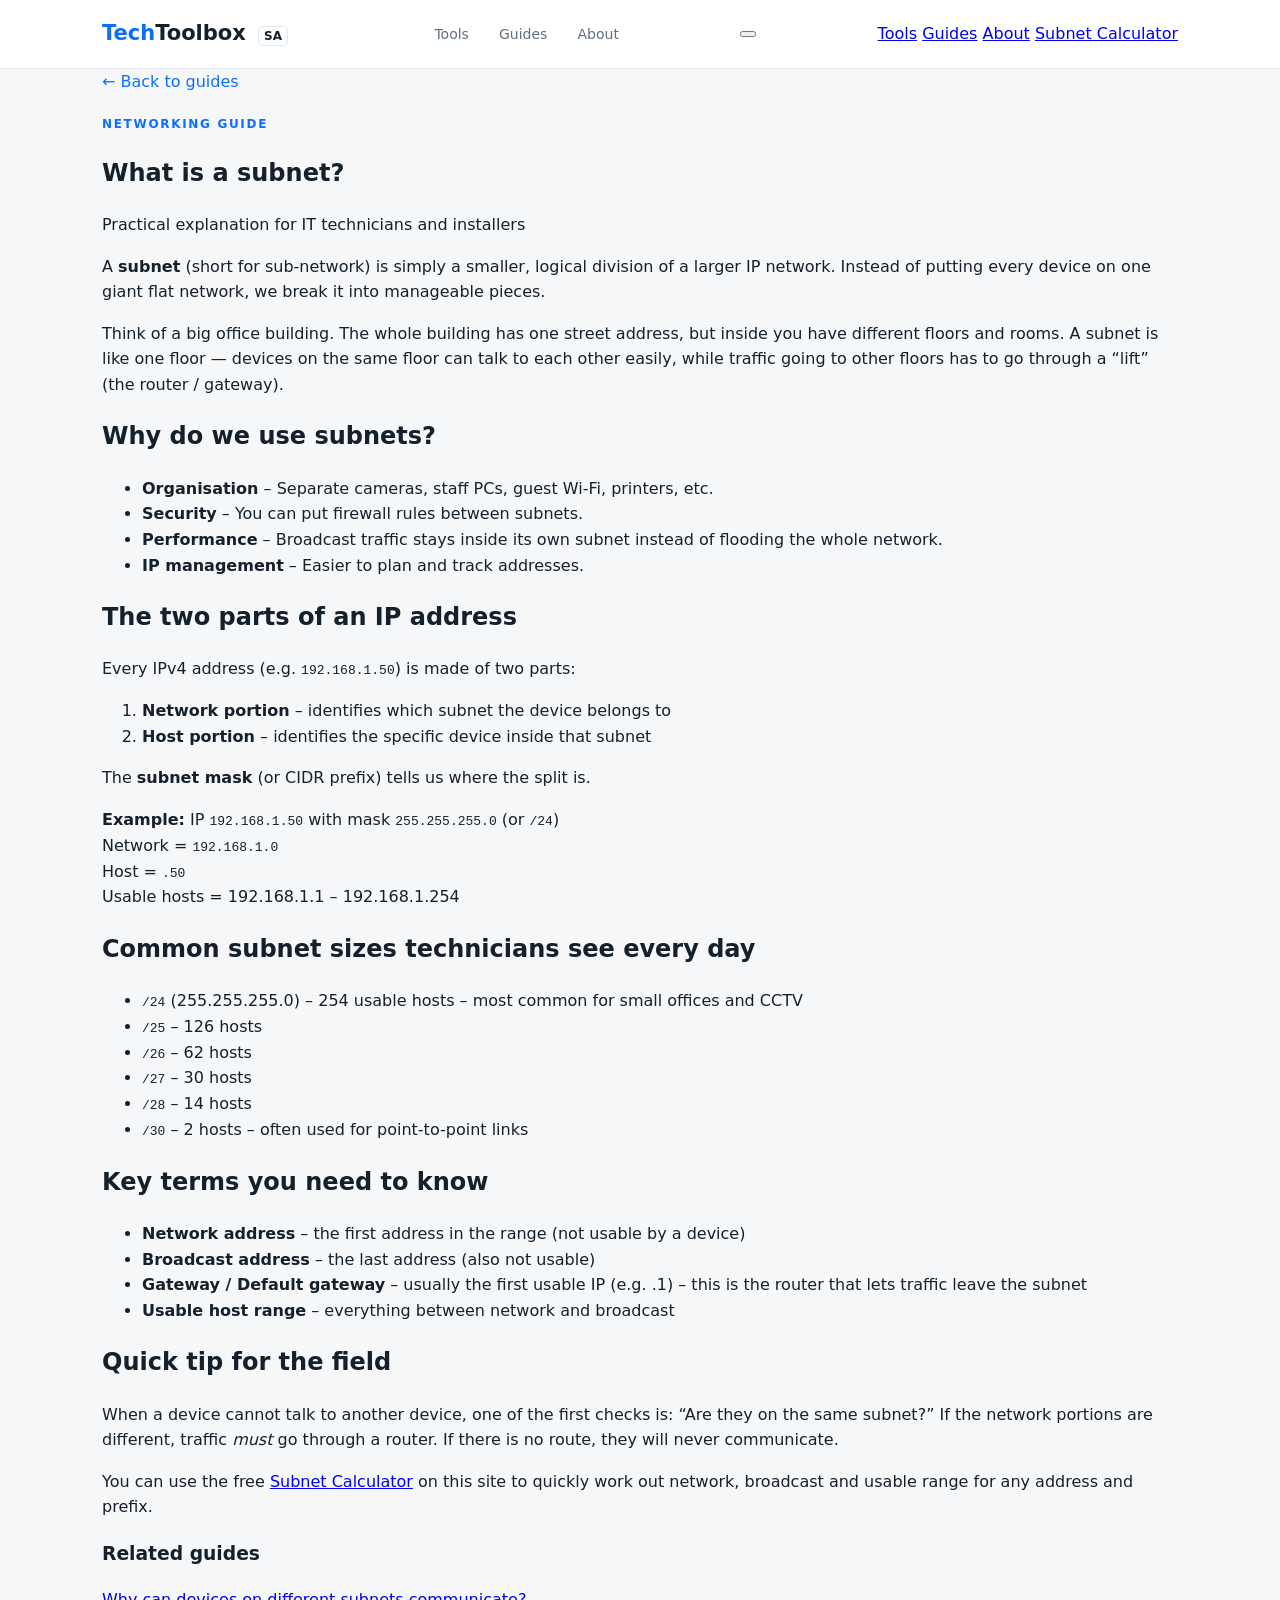
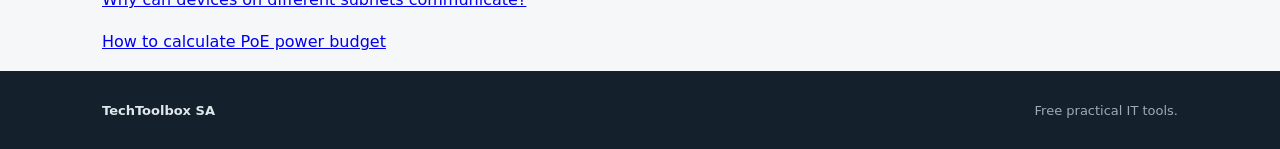
<file: guide-what-is-a-subnet.html>
<!DOCTYPE html>
<html lang="en-ZA">
<head>
  <meta charset="utf-8">
  <meta name="viewport" content="width=device-width, initial-scale=1">
  <title>What is a Subnet? Explained Simply — TechToolbox SA</title>
  <meta name="description" content="A plain-English explanation of what a subnet is, how subnet masks work, and why network technicians use them every day.">

  <link rel="canonical" href="https://dapinkeye.github.io/TechToolbox-SA/guide-what-is-a-subnet.html" />

  <meta property="og:type" content="article" />
  <meta property="og:url" content="https://dapinkeye.github.io/TechToolbox-SA/guide-what-is-a-subnet.html" />
  <meta property="og:title" content="What is a Subnet? Explained Simply — TechToolbox SA" />
  <meta property="og:description" content="A plain-English explanation of what a subnet is, how subnet masks work, and why network technicians use them every day." />
  <meta property="og:site_name" content="TechToolbox SA" />
  <meta property="og:locale" content="en_ZA" />

  <meta name="twitter:card" content="summary" />
  <meta name="twitter:title" content="What is a Subnet? Explained Simply" />
  <meta name="twitter:description" content="A plain-English explanation of subnets for technicians." />

  <link rel="stylesheet" href="style.css">
</head>
<body>
<header>
  <div class="wrap nav">
    <a class="brand" href="index.html"><span>Tech</span>Toolbox <b>SA</b></a>
    <nav class="nav-links">
      <a href="index.html#tools">Tools</a>
      <a href="index.html#guides">Guides</a>
      <a href="index.html#about">About</a>
    </nav>
    <button class="menu-toggle" id="menuToggle" aria-label="Open menu">
      <span></span><span></span><span></span>
    </button>
    <div class="mobile-menu" id="mobileMenu">
      <a href="index.html#tools">Tools</a>
      <a href="index.html#guides">Guides</a>
      <a href="index.html#about">About</a>
      <a href="subnet-calculator.html">Subnet Calculator</a>
    </div>
  </div>
</header>

<main class="wrap article-page">
  <a class="back" href="index.html#guides">← Back to guides</a>

  <article class="article">
    <p class="eyebrow">NETWORKING GUIDE</p>
    <h1>What is a subnet?</h1>
    <p class="meta">Practical explanation for IT technicians and installers</p>

    <p>A <strong>subnet</strong> (short for sub-network) is simply a smaller, logical division of a larger IP network. Instead of putting every device on one giant flat network, we break it into manageable pieces.</p>

    <p>Think of a big office building. The whole building has one street address, but inside you have different floors and rooms. A subnet is like one floor — devices on the same floor can talk to each other easily, while traffic going to other floors has to go through a “lift” (the router / gateway).</p>

    <h2>Why do we use subnets?</h2>
    <ul>
      <li><strong>Organisation</strong> – Separate cameras, staff PCs, guest Wi-Fi, printers, etc.</li>
      <li><strong>Security</strong> – You can put firewall rules between subnets.</li>
      <li><strong>Performance</strong> – Broadcast traffic stays inside its own subnet instead of flooding the whole network.</li>
      <li><strong>IP management</strong> – Easier to plan and track addresses.</li>
    </ul>

    <h2>The two parts of an IP address</h2>
    <p>Every IPv4 address (e.g. <code>192.168.1.50</code>) is made of two parts:</p>
    <ol>
      <li><strong>Network portion</strong> – identifies which subnet the device belongs to</li>
      <li><strong>Host portion</strong> – identifies the specific device inside that subnet</li>
    </ol>

    <p>The <strong>subnet mask</strong> (or CIDR prefix) tells us where the split is.</p>

    <div class="callout">
      <strong>Example:</strong> IP <code>192.168.1.50</code> with mask <code>255.255.255.0</code> (or <code>/24</code>)<br>
      Network = <code>192.168.1.0</code><br>
      Host = <code>.50</code><br>
      Usable hosts = 192.168.1.1 – 192.168.1.254
    </div>

    <h2>Common subnet sizes technicians see every day</h2>
    <ul>
      <li><code>/24</code> (255.255.255.0) – 254 usable hosts – most common for small offices and CCTV</li>
      <li><code>/25</code> – 126 hosts</li>
      <li><code>/26</code> – 62 hosts</li>
      <li><code>/27</code> – 30 hosts</li>
      <li><code>/28</code> – 14 hosts</li>
      <li><code>/30</code> – 2 hosts – often used for point-to-point links</li>
    </ul>

    <h2>Key terms you need to know</h2>
    <ul>
      <li><strong>Network address</strong> – the first address in the range (not usable by a device)</li>
      <li><strong>Broadcast address</strong> – the last address (also not usable)</li>
      <li><strong>Gateway / Default gateway</strong> – usually the first usable IP (e.g. .1) – this is the router that lets traffic leave the subnet</li>
      <li><strong>Usable host range</strong> – everything between network and broadcast</li>
    </ul>

    <h2>Quick tip for the field</h2>
    <p>When a device cannot talk to another device, one of the first checks is: “Are they on the same subnet?” If the network portions are different, traffic <em>must</em> go through a router. If there is no route, they will never communicate.</p>

    <p>You can use the free <a href="subnet-calculator.html">Subnet Calculator</a> on this site to quickly work out network, broadcast and usable range for any address and prefix.</p>

    <div class="related">
      <h3>Related guides</h3>
      <p><a href="guide-different-subnets.html">Why can devices on different subnets communicate?</a></p>
      <p><a href="guide-poe-power-budget.html">How to calculate PoE power budget</a></p>
    </div>
  </article>
</main>

<footer>
  <div class="wrap">
    <strong>TechToolbox SA</strong>
    <span>Free practical IT tools.</span>
  </div>
</footer>

<script>
  const toggle = document.getElementById('menuToggle');
  const menu = document.getElementById('mobileMenu');
  if (toggle && menu) {
    toggle.addEventListener('click', () => {
      toggle.classList.toggle('active');
      menu.classList.toggle('open');
    });
    menu.querySelectorAll('a').forEach(link => {
      link.addEventListener('click', () => {
        toggle.classList.remove('active');
        menu.classList.remove('open');
      });
    });
  }
</script>
</body>
</html>
</file>
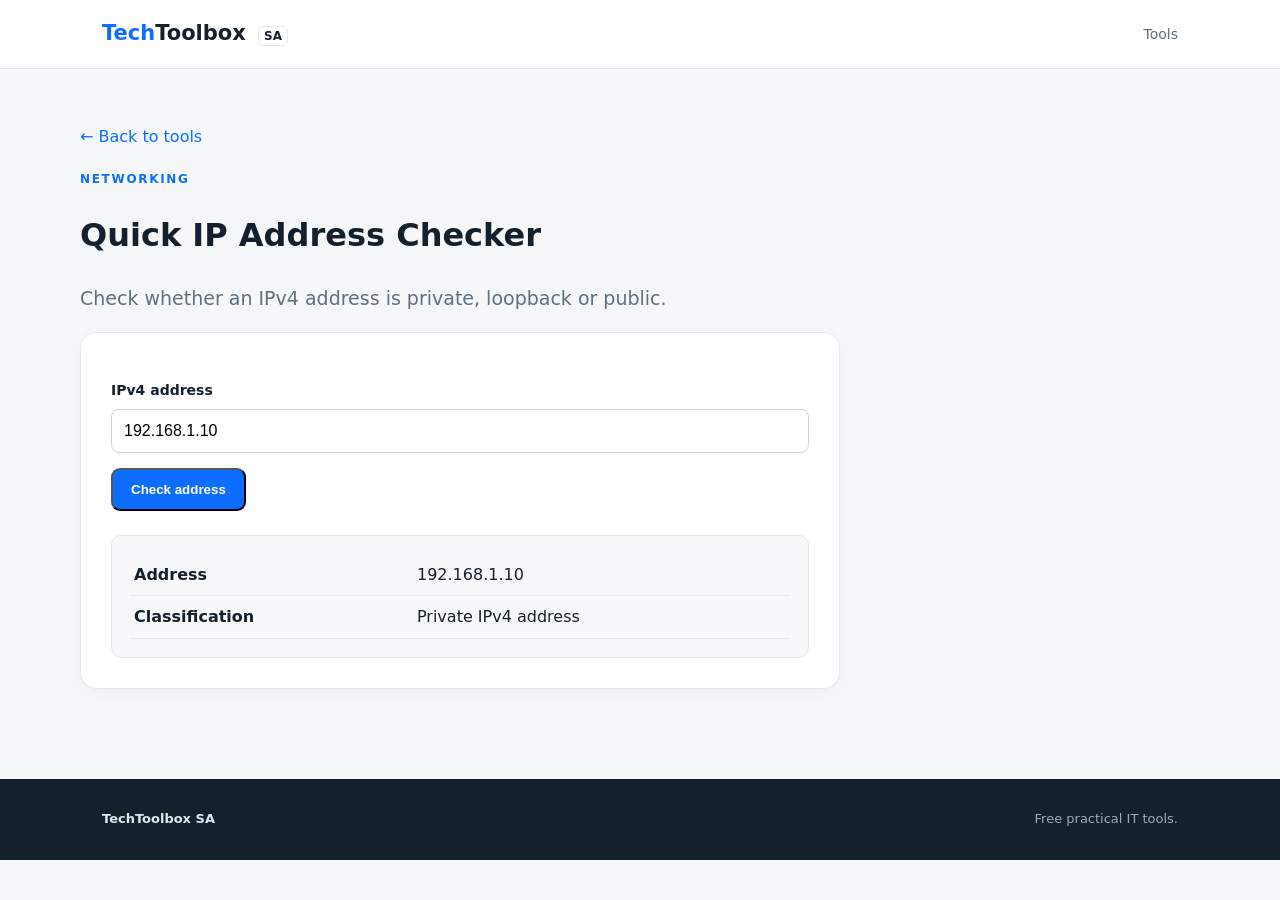
<file: ip-tools.html>
<!DOCTYPE html>
<html lang="en-ZA">
<head>
  <meta charset="utf-8">
  <meta name="viewport" content="width=device-width, initial-scale=1">
  <title>IP Tools — TechToolbox SA</title>
  <meta name="description" content="Quick IPv4 checks and private address identification.">

  <!-- Canonical -->
  <link rel="canonical" href="https://dapinkeye.github.io/TechToolbox-SA/ip-tools.html" />

  <!-- Open Graph -->
  <meta property="og:type" content="website" />
  <meta property="og:url" content="https://dapinkeye.github.io/TechToolbox-SA/ip-tools.html" />
  <meta property="og:title" content="IP Tools – TechToolbox SA" />
  <meta property="og:description" content="Useful IP address tools for network technicians – binary converter, IP validator, and more." />
  <meta property="og:site_name" content="TechToolbox SA" />
  <meta property="og:locale" content="en_ZA" />

  <!-- Twitter Card -->
  <meta name="twitter:card" content="summary" />
  <meta name="twitter:title" content="IP Tools – TechToolbox SA" />
  <meta name="twitter:description" content="Free IP address tools for network technicians." />

  <link rel="stylesheet" href="style.css">
</head>
<body>
<header>
  <div class="wrap nav">
    <a class="brand" href="index.html"><span>Tech</span>Toolbox <b>SA</b></a>
    <nav><a href="index.html#tools">Tools</a></nav>
  </div>
</header>
<main class="wrap tool-page">
  <a class="back" href="index.html">← Back to tools</a>
  <p class="eyebrow">NETWORKING</p>
  <h1>Quick IP Address Checker</h1>
  <p class="lead">Check whether an IPv4 address is private, loopback or public.</p>
  <div class="tool-shell">
    <label>IPv4 address</label>
    <input id="ip" value="192.168.1.10">
    <button class="button" id="check">Check address</button>
    <div id="result" class="result" style="display: none;"></div>
  </div>
</main>
<footer>
  <div class="wrap"><strong>TechToolbox SA</strong><span>Free practical IT tools.</span></div>
</footer>
<script>
function check(){
  let s=ip.value.trim(),p=s.split('.').map(Number),valid=p.length===4&&p.every(x=>Number.isInteger(x)&&x>=0&&x<=255);
  if(!valid){
    result.style.display='block';
    result.innerHTML='<p class="error">Enter a valid IPv4 address.</p>';
    return;
  }
  let [a,b]=p,kind='Public / not in a standard private range';
  if(a===10||(a===172&&b>=16&&b<=31)||(a===192&&b===168))kind='Private IPv4 address';
  else if(a===127)kind='Loopback address';
  result.style.display='block';
  result.innerHTML='<table><tr><td>Address</td><td>'+s+'</td></tr><tr><td>Classification</td><td>'+kind+'</td></tr></table>';
}
document.getElementById('check').onclick=check;
check();
</script>
</body>
</html>
</file>
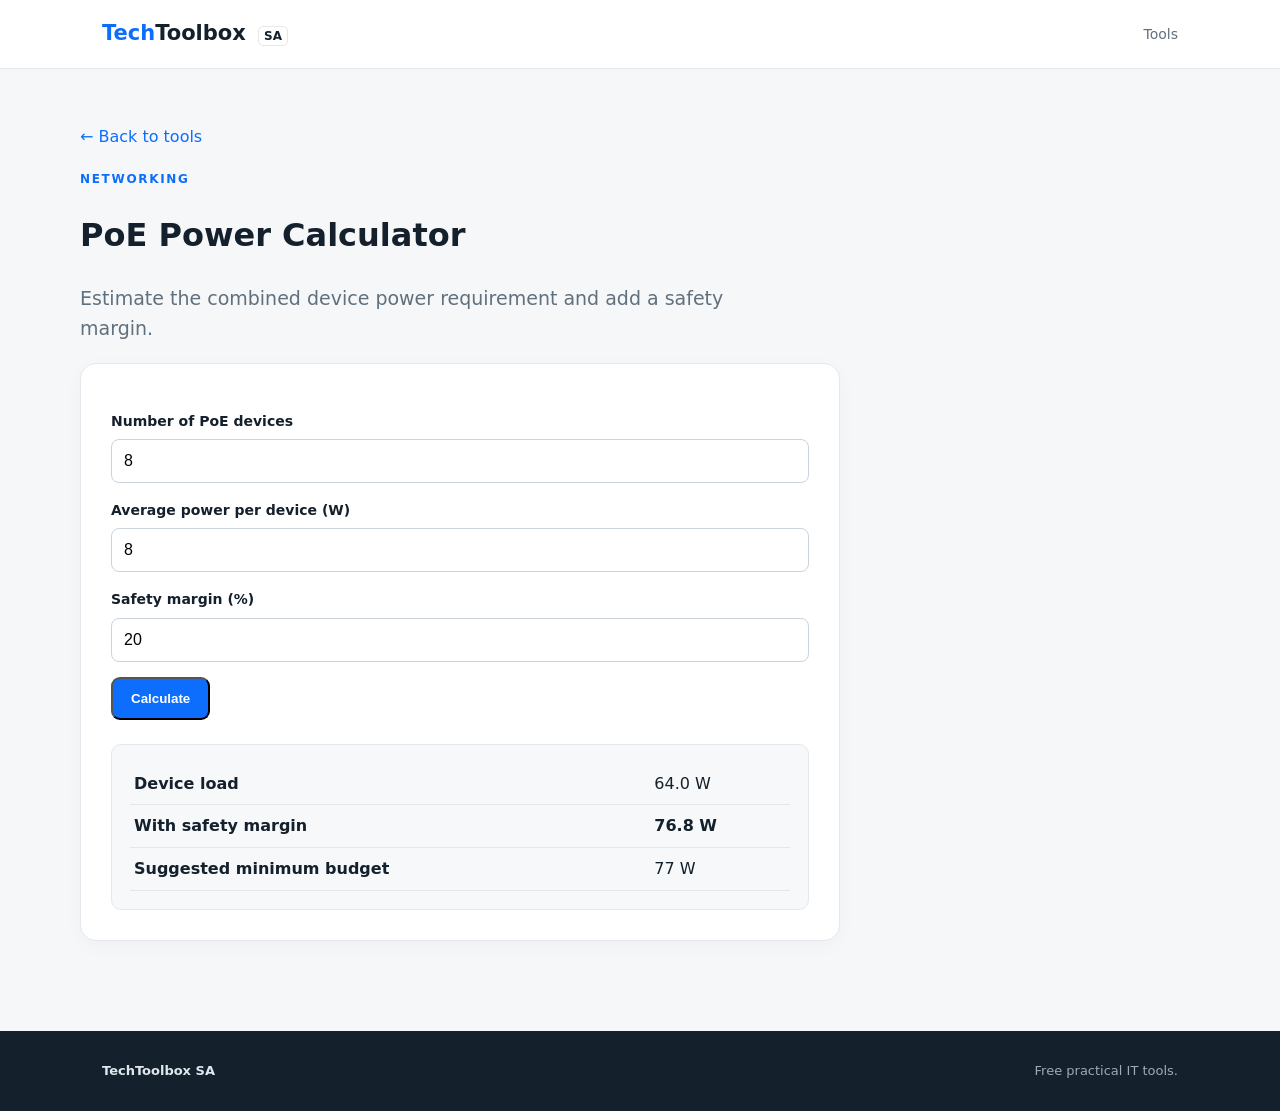
<file: poe-calculator.html>
<!DOCTYPE html>
<html lang="en-ZA">
<head>
  <meta charset="utf-8">
  <meta name="viewport" content="width=device-width, initial-scale=1">
  <title>PoE Calculator — TechToolbox SA</title>
  <meta name="description" content="Free Power over Ethernet calculator for estimating switch power requirements.">

  <!-- Canonical -->
  <link rel="canonical" href="https://dapinkeye.github.io/TechToolbox-SA/poe-calculator.html" />

  <!-- Open Graph -->
  <meta property="og:type" content="website" />
  <meta property="og:url" content="https://dapinkeye.github.io/TechToolbox-SA/poe-calculator.html" />
  <meta property="og:title" content="PoE Calculator – TechToolbox SA" />
  <meta property="og:description" content="Calculate Power over Ethernet requirements. Check if your switch can power your cameras and devices safely." />
  <meta property="og:site_name" content="TechToolbox SA" />
  <meta property="og:locale" content="en_ZA" />

  <!-- Twitter Card -->
  <meta name="twitter:card" content="summary" />
  <meta name="twitter:title" content="PoE Calculator – TechToolbox SA" />
  <meta name="twitter:description" content="Free PoE power budget calculator for CCTV and networking." />

  <link rel="stylesheet" href="style.css">
</head>
<body>
<header>
  <div class="wrap nav">
    <a class="brand" href="index.html"><span>Tech</span>Toolbox <b>SA</b></a>
    <nav><a href="index.html#tools">Tools</a></nav>
  </div>
</header>
<main class="wrap tool-page">
  <a class="back" href="index.html">← Back to tools</a>
  <p class="eyebrow">NETWORKING</p>
  <h1>PoE Power Calculator</h1>
  <p class="lead">Estimate the combined device power requirement and add a safety margin.</p>
  <div class="tool-shell">
    <label>Number of PoE devices</label>
    <input id="count" type="number" min="1" value="8">
    <label>Average power per device (W)</label>
    <input id="watts" type="number" min=".1" step=".1" value="8">
    <label>Safety margin (%)</label>
    <input id="margin" type="number" min="0" value="20">
    <button class="button" id="calc">Calculate</button>
    <div id="result" class="result" style="display: none;"></div>
  </div>
</main>
<footer>
  <div class="wrap"><strong>TechToolbox SA</strong><span>Free practical IT tools.</span></div>
</footer>
<script>
function calc(){
  let c=+count.value,w=+watts.value,m=+margin.value;
  let base=c*w,total=base*(1+m/100);
  result.style.display='block';
  result.innerHTML='<table><tr><td>Device load</td><td>'+base.toFixed(1)+' W</td></tr><tr><td>With safety margin</td><td><strong>'+total.toFixed(1)+' W</strong></td></tr><tr><td>Suggested minimum budget</td><td>'+Math.ceil(total)+' W</td></tr></table>';
}
document.getElementById('calc').onclick=calc;
calc();
</script>
</body>
</html>
</file>
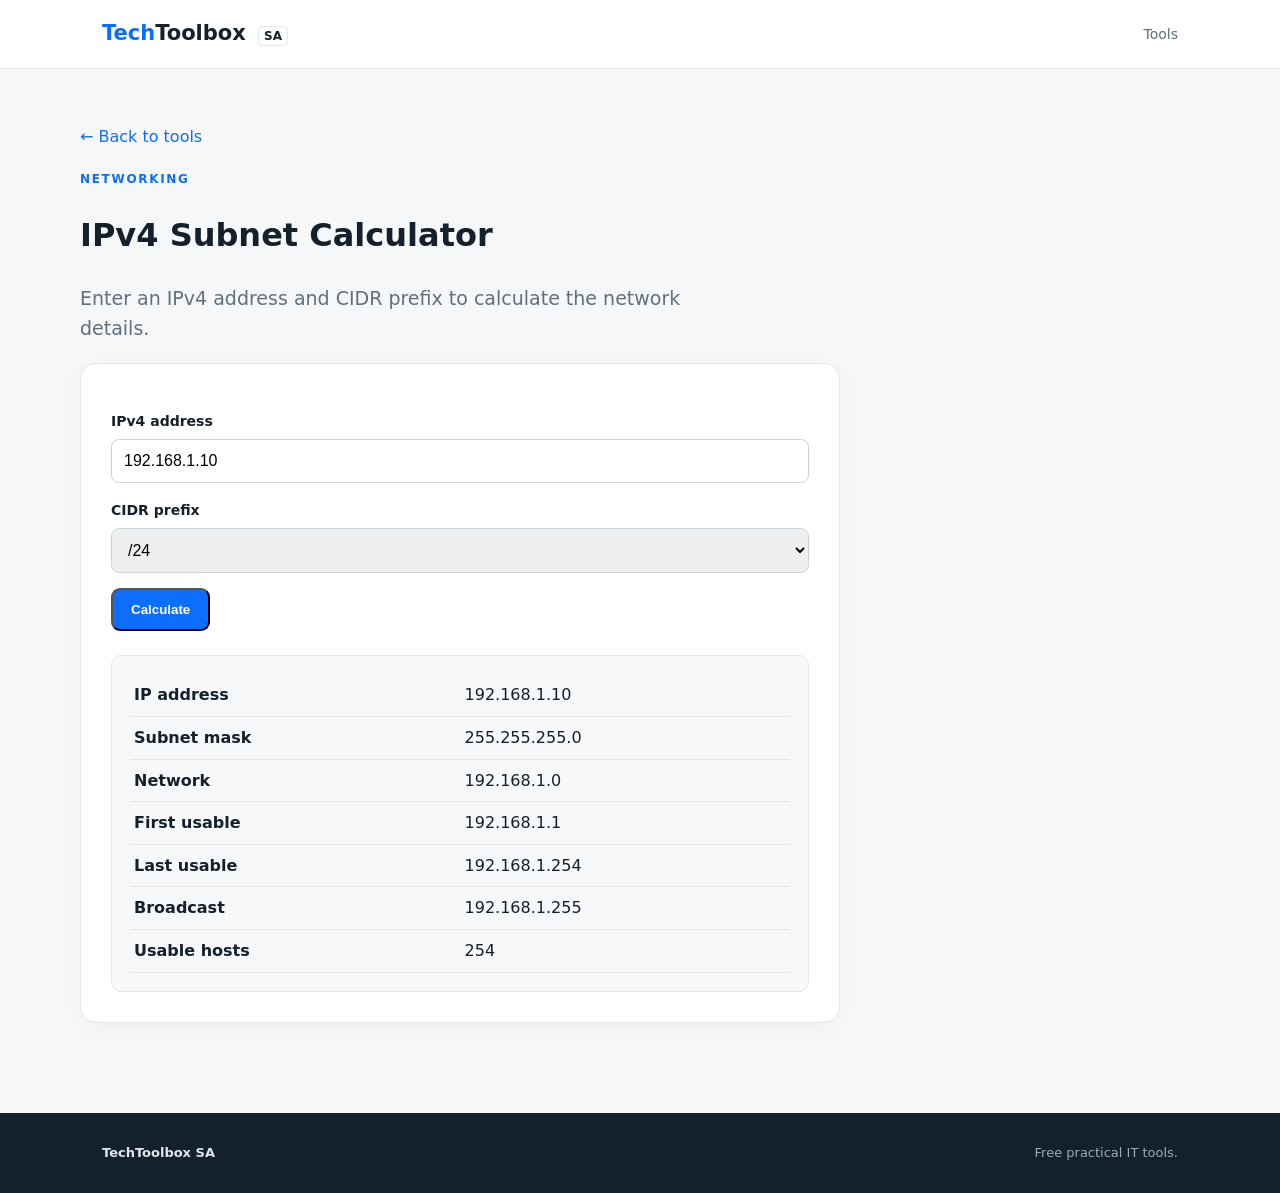
<file: subnet-calculator.html>
<!DOCTYPE html>
<html lang="en-ZA">
<head>
  <meta charset="utf-8">
  <meta name="viewport" content="width=device-width, initial-scale=1">
  <title>Subnet Calculator — TechToolbox SA</title>
  <meta name="description" content="Free IPv4 subnet calculator. Calculate network address, broadcast, usable range and hosts.">

  <!-- Canonical -->
  <link rel="canonical" href="https://dapinkeye.github.io/TechToolbox-SA/subnet-calculator.html" />

  <!-- Open Graph -->
  <meta property="og:type" content="website" />
  <meta property="og:url" content="https://dapinkeye.github.io/TechToolbox-SA/subnet-calculator.html" />
  <meta property="og:title" content="Subnet Calculator – TechToolbox SA" />
  <meta property="og:description" content="Free online subnet calculator. Quickly calculate network address, broadcast, usable hosts, and CIDR notation." />
  <meta property="og:site_name" content="TechToolbox SA" />
  <meta property="og:locale" content="en_ZA" />

  <!-- Twitter Card -->
  <meta name="twitter:card" content="summary" />
  <meta name="twitter:title" content="Subnet Calculator – TechToolbox SA" />
  <meta name="twitter:description" content="Free online subnet calculator for network technicians." />

  <link rel="stylesheet" href="style.css">
</head>
<body>
<header>
  <div class="wrap nav">
    <a class="brand" href="index.html"><span>Tech</span>Toolbox <b>SA</b></a>
    <nav><a href="index.html#tools">Tools</a></nav>
  </div>
</header>
<main class="wrap tool-page">
  <a class="back" href="index.html">← Back to tools</a>
  <p class="eyebrow">NETWORKING</p>
  <h1>IPv4 Subnet Calculator</h1>
  <p class="lead">Enter an IPv4 address and CIDR prefix to calculate the network details.</p>
  <div class="tool-shell">
    <label for="ip">IPv4 address</label>
    <input id="ip" value="192.168.1.10">
    <label for="prefix">CIDR prefix</label>
    <select id="prefix"></select>
    <button class="button" id="calc">Calculate</button>
    <div id="err" class="error"></div>
    <div id="result" class="result" style="display: none;"></div>
  </div>
</main>
<footer>
  <div class="wrap"><strong>TechToolbox SA</strong><span>Free practical IT tools.</span></div>
</footer>
<script>
const sel=document.getElementById('prefix');
for(let i=0;i<=32;i++){
  let o=document.createElement('option');
  o.value=i;
  o.textContent='/'+i;
  if(i===24)o.selected=true;
  sel.appendChild(o);
}
function ip2n(s){
  let p=s.trim().split('.');
  if(p.length!==4||p.some(x=>!/^\d+$/.test(x)||+x>255))throw Error('Enter a valid IPv4 address.');
  return p.reduce((n,x)=>(n*256)+(+x),0)>>>0;
}
function n2ip(n){
  return [(n>>>24)&255,(n>>>16)&255,(n>>>8)&255,n&255].join('.');
}
function calc(){
  try{
    let ip=ip2n(document.getElementById('ip').value),p=+sel.value;
    let mask=p===0?0:(0xffffffff<<(32-p))>>>0;
    let network=(ip&mask)>>>0,broadcast=(network|(~mask))>>>0;
    let total=2**(32-p),usable=p>=31?total:(p===32?1:Math.max(0,total-2));
    let first=p>=31?n2ip(network):n2ip(network+1),last=p>=31?n2ip(broadcast):n2ip(broadcast-1);
    document.getElementById('err').textContent='';
    document.getElementById('result').style.display='block';
    document.getElementById('result').innerHTML='<table><tr><td>IP address</td><td>'+n2ip(ip)+'</td></tr><tr><td>Subnet mask</td><td>'+n2ip(mask)+'</td></tr><tr><td>Network</td><td>'+n2ip(network)+'</td></tr><tr><td>First usable</td><td>'+first+'</td></tr><tr><td>Last usable</td><td>'+last+'</td></tr><tr><td>Broadcast</td><td>'+n2ip(broadcast)+'</td></tr><tr><td>Usable hosts</td><td>'+usable.toLocaleString()+'</td></tr></table>';
  }catch(e){
    document.getElementById('result').style.display='none';
    document.getElementById('err').textContent=e.message;
  }
}
document.getElementById('calc').onclick=calc;
calc();
</script>
</body>
</html>
</file>
<file: style.css>
:root{--bg:#f6f7f9;--ink:#14202b;--muted:#61707d;--card:#fff;--line:#e4e8ec;--accent:#0d6efd}
*{box-sizing:border-box}body{margin:0;font-family:Inter,ui-sans-serif,system-ui,-apple-system,Segoe UI,Roboto,Arial,sans-serif;color:var(--ink);background:var(--bg);line-height:1.6}
.wrap{max-width:1120px;margin:auto;padding:0 22px}header{background:#fff;border-bottom:1px solid var(--line);position:sticky;top:0;z-index:5}.nav{height:68px;display:flex;align-items:center;justify-content:space-between}.brand{font-weight:800;font-size:21px;color:var(--ink);text-decoration:none}.brand span{color:var(--accent)}.brand b{font-size:12px;margin-left:5px;border:1px solid var(--line);padding:2px 5px;border-radius:5px}
nav a{margin-left:25px;color:var(--muted);text-decoration:none;font-size:14px}.hero{padding:90px 0 75px;background:linear-gradient(135deg,#fff 0%,#eef5ff 100%);border-bottom:1px solid var(--line)}.eyebrow{font-size:12px;font-weight:800;letter-spacing:.14em;color:var(--accent);margin:0 0 8px}.hero h1{font-size:clamp(38px,6vw,68px);line-height:1.03;max-width:820px;margin:8px 0 20px;letter-spacing:-.04em}.lead{font-size:19px;color:var(--muted);max-width:650px}.button{display:inline-block;margin-top:15px;background:var(--accent);color:white;padding:12px 18px;border-radius:9px;text-decoration:none;font-weight:700}.section{padding-top:65px}.section-head{display:flex;align-items:end;justify-content:space-between;margin-bottom:22px}.section h2{font-size:32px;margin:0}.section-head>p{color:var(--muted);font-size:14px}.grid{display:grid;grid-template-columns:repeat(4,1fr);gap:16px}.card,.guide{background:var(--card);border:1px solid var(--line);border-radius:14px;padding:24px;text-decoration:none;color:inherit;box-shadow:0 5px 20px #17212b08}.card{transition:.18s}.card:hover{transform:translateY(-3px);box-shadow:0 10px 28px #17212b12}.icon{font-size:28px}.card h3,.guide h3{margin:12px 0 5px;font-size:19px}.card p,.guide p,.about p{color:var(--muted);font-size:14px}.go{display:block;margin-top:18px;color:var(--accent);font-size:13px;font-weight:800}.guide-grid{display:grid;grid-template-columns:repeat(3,1fr);gap:16px}.about{max-width:800px;padding-bottom:80px}.about h2{margin:5px 0 10px}footer{background:#14202b;color:#dfe7ed;padding:30px 0}footer .wrap{display:flex;justify-content:space-between;font-size:13px}footer span{color:#9eabb6}
@media(max-width:800px){.grid{grid-template-columns:repeat(2,1fr)}.guide-grid{grid-template-columns:1fr}nav{display:none}.hero{padding:65px 0}.section-head{display:block}}@media(max-width:520px){.grid{grid-template-columns:1fr}.hero h1{font-size:42px}}
.tool-page{padding:55px 0 90px}.tool-shell{max-width:760px;background:#fff;border:1px solid var(--line);border-radius:16px;padding:30px;box-shadow:0 5px 20px #17212b08}.tool-shell label{display:block;font-weight:700;font-size:14px;margin:16px 0 7px}.tool-shell input,.tool-shell select{width:100%;padding:12px;border:1px solid #ccd4db;border-radius:8px;font-size:16px}.result{margin-top:24px;background:#f6f8fa;border:1px solid var(--line);border-radius:10px;padding:18px;display:none}.result table{width:100%;border-collapse:collapse}.result td{padding:8px 4px;border-bottom:1px solid var(--line)}.result td:first-child{font-weight:700}.error{color:#b42318;margin-top:12px}.back{display:inline-block;margin-bottom:20px;color:var(--accent);text-decoration:none}
</file>
